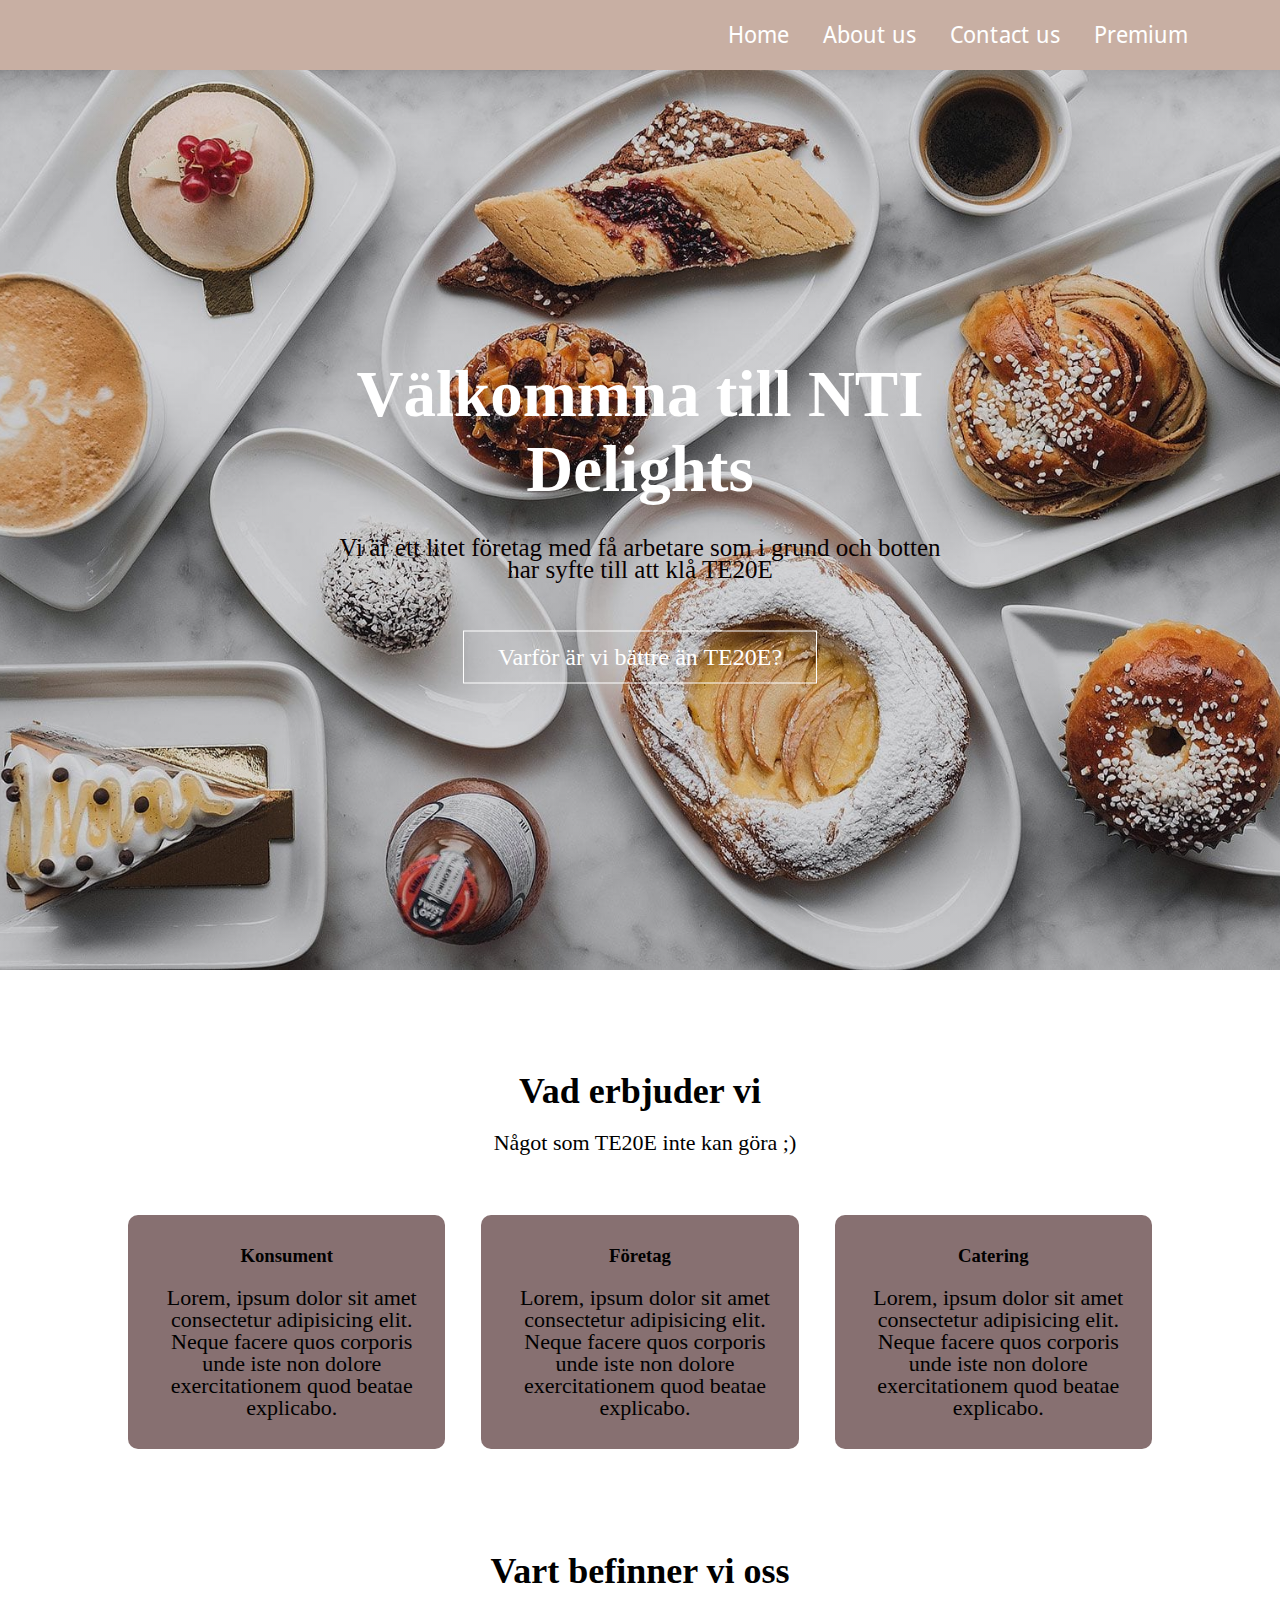
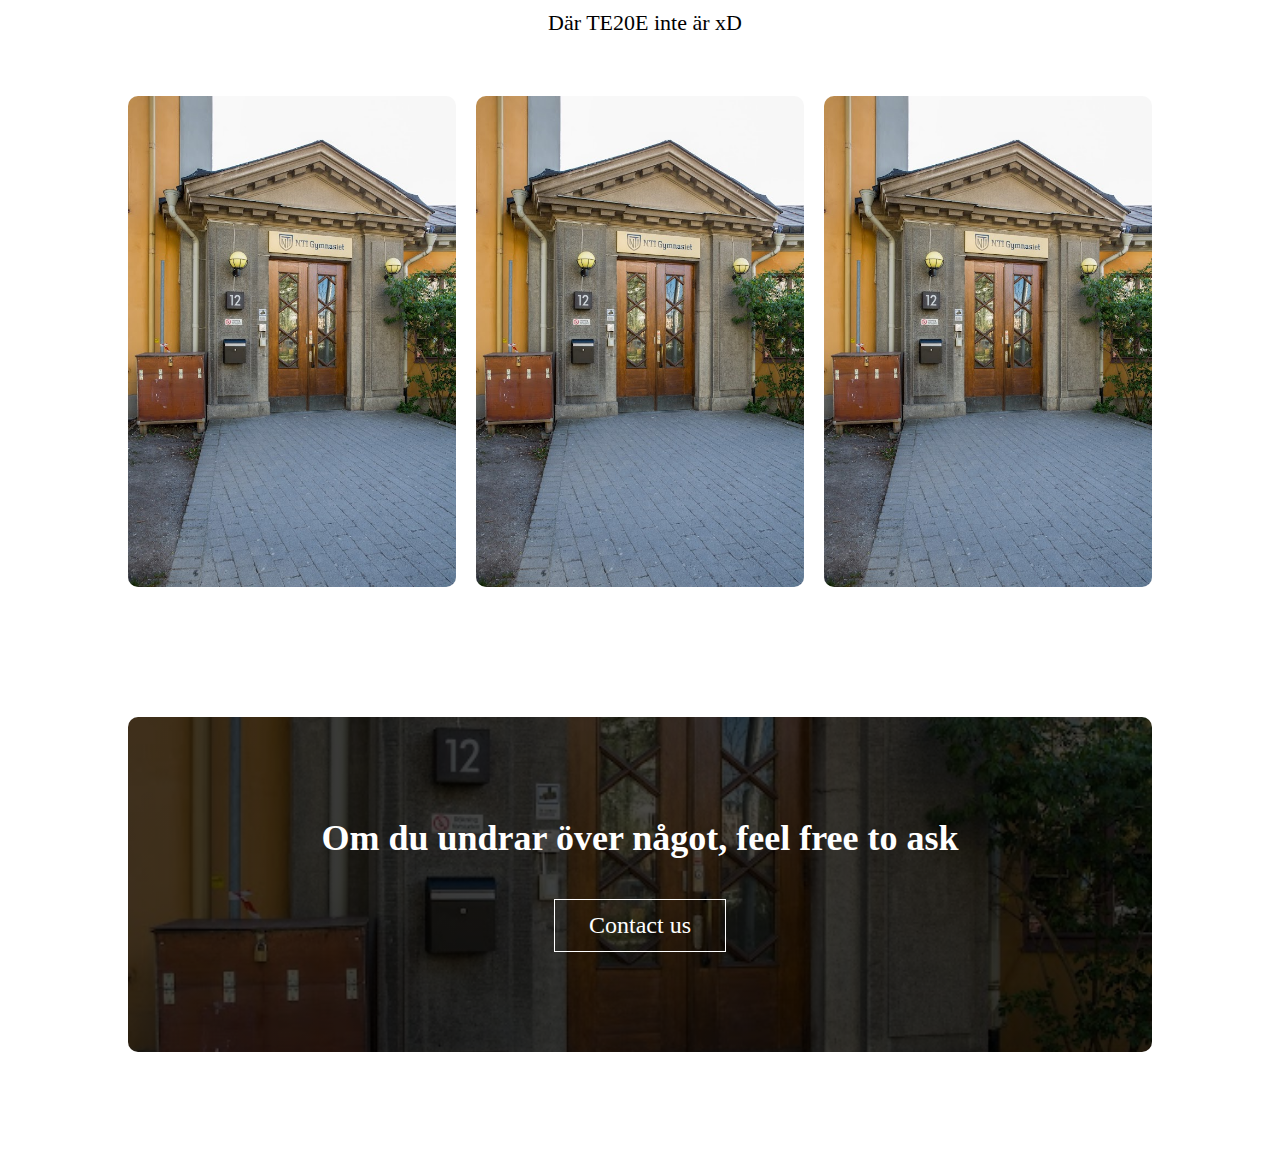
<file: Dessert-hemsida/index.html>
<!DOCTYPE html>
<html lang="en">
  <head>
    <meta charset="UTF-8" />
    <meta http-equiv="X-UA-Compatible" content="IE=edge" />
    <meta name="viewport" content="width=device-width, initial-scale=1.0" />
    <title>Document</title>
    <link rel="stylesheet" href="Style.css" />
    <link rel="preconnect" href="https://fonts.googleapis.com" />
    <link rel="preconnect" href="https://fonts.gstatic.com" crossorigin />
    <link
      href="https://fonts.googleapis.com/css2?family=Noto+Sans+Display&display=swap"
      rel="stylesheet"
    />
  </head>
  <body>
    <section class="header">
      <nav>
        <div class="nav-links">
          <ul>
            <li><a href="index.html">Home</a></li>
            <li><a href="About-us.html">About us</a></li>
            <li><a href="Contact.html">Contact us</a></li>
            <li><a href="Premium.html">Premium</a></li>
          </ul>
        </div>
      </nav>
    </section>
    <section class="information-startsida">
      <div class="text-startsida">
        <h1>Välkommna till NTI Delights</h1>
        <p>
          Vi är ett litet företag med få arbetare som i grund och botten har
          syfte till att klå TE20E
        </p>
        <a href="About-us.html" class="knapp-start"
          >Varför är vi bättre än TE20E?</a
        >
      </div>
    </section>
    <section class="erbjuder">
      <h1>Vad erbjuder vi</h1>
      <p>Något som TE20E inte kan göra ;)</p>
      <div class="rad">
        <div class="Vad-erbjuder-vi">
          <h3>Konsument</h3>
          <p>
            Lorem, ipsum dolor sit amet consectetur adipisicing elit. Neque
            facere quos corporis unde iste non dolore exercitationem quod beatae
            explicabo.
          </p>
        </div>
        <div class="Vad-erbjuder-vi">
          <h3>Företag</h3>
          <p>
            Lorem, ipsum dolor sit amet consectetur adipisicing elit. Neque
            facere quos corporis unde iste non dolore exercitationem quod beatae
            explicabo.
          </p>
        </div>
        <div class="Vad-erbjuder-vi">
          <h3>Catering</h3>
          <p>
            Lorem, ipsum dolor sit amet consectetur adipisicing elit. Neque
            facere quos corporis unde iste non dolore exercitationem quod beatae
            explicabo.
          </p>
        </div>
      </div>
    </section>
    <section class="Vart">
      <h1>Vart befinner vi oss</h1>
      <p>Där TE20E inte är xD</p>

      <div class="rad">
        <div class="Vart-befinner-vi-oss">
          <img src="Nti.jpg" />
          <div class="lager">
            <h3>Crafoord</h3>
          </div>
        </div>
        <div class="Vart-befinner-vi-oss">
          <img src="Nti.jpg" />
          <div class="lager">
            <h3>Annexet</h3>
          </div>
        </div>
        <div class="Vart-befinner-vi-oss">
          <img src="Nti.jpg" />
          <div class="lager">
            <h3>Lorem</h3>
          </div>
        </div>
      </div>
    </section>

    <section class="Undrar">
      <h1>Om du undrar över något, feel free to ask</h1>
      <a href="Contact.html" class="knapp-start">Contact us</a>
    </section>
  </body>
</html>
</file>
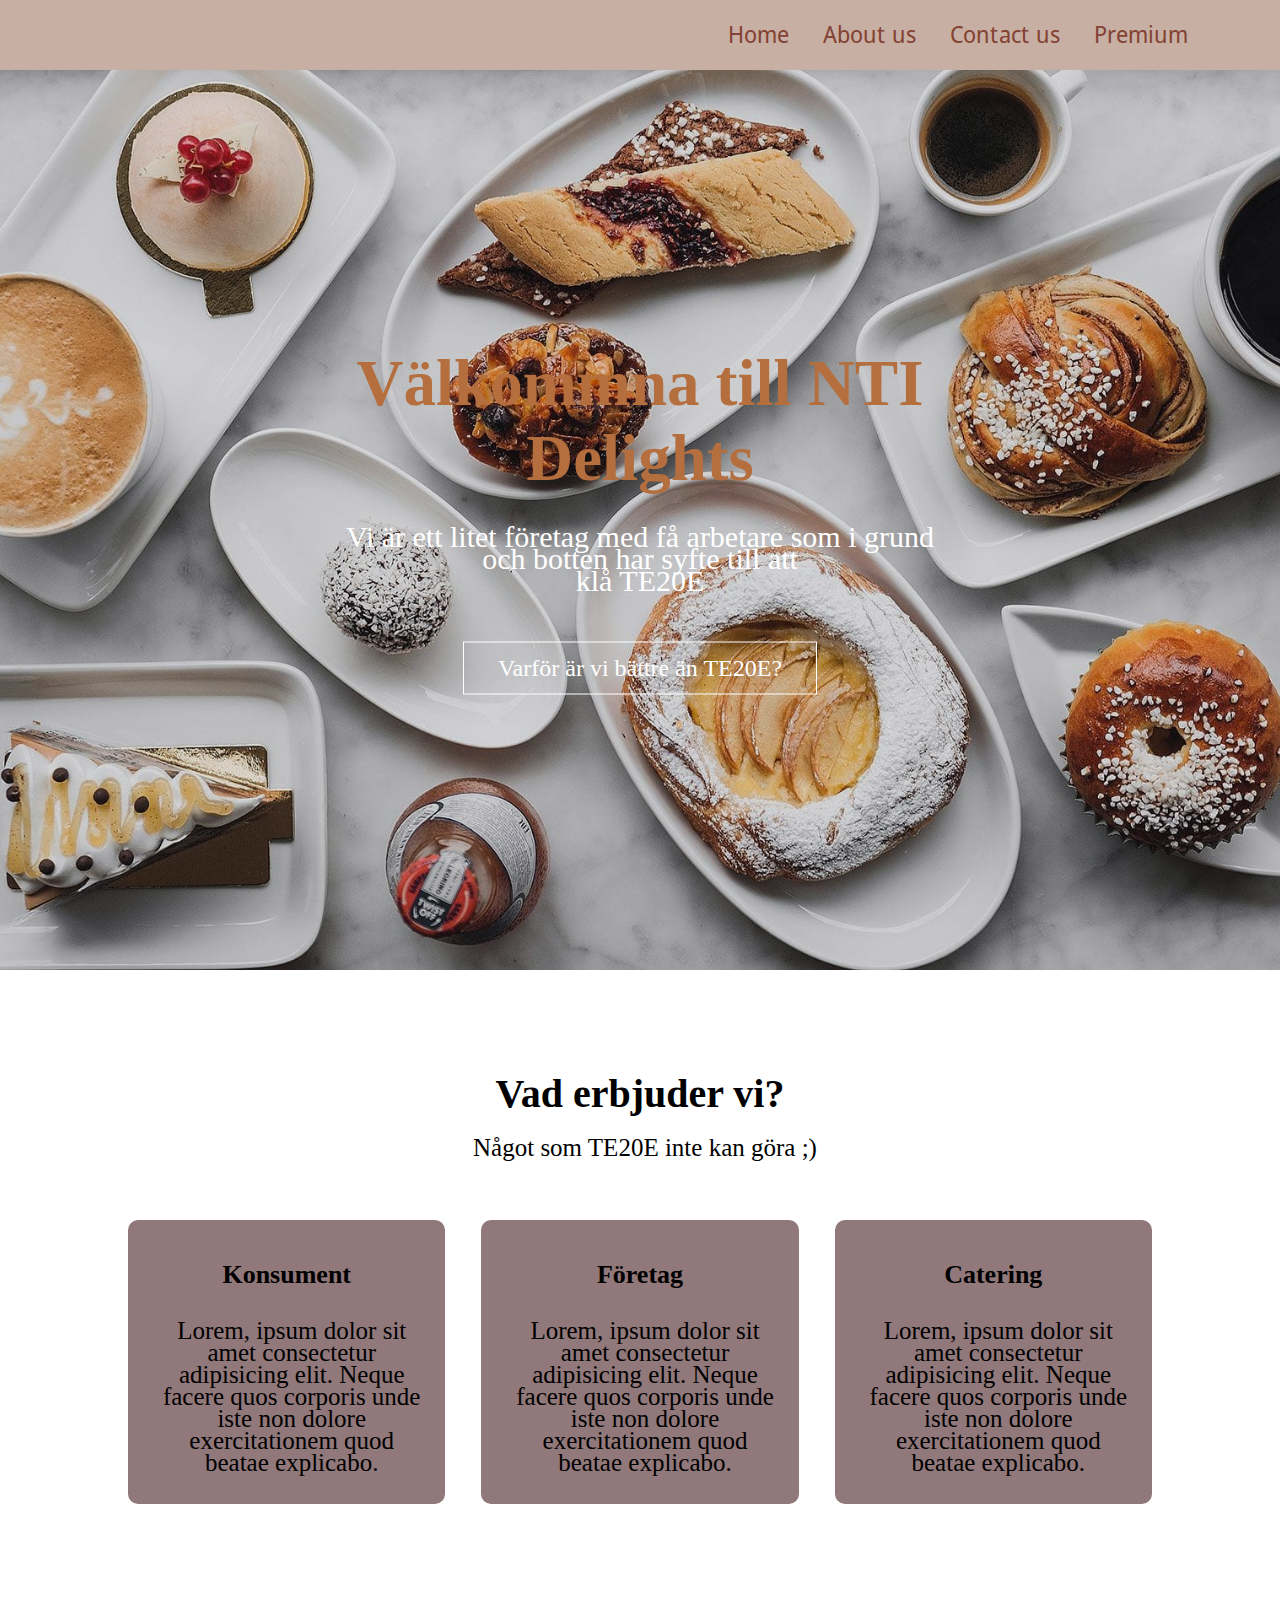
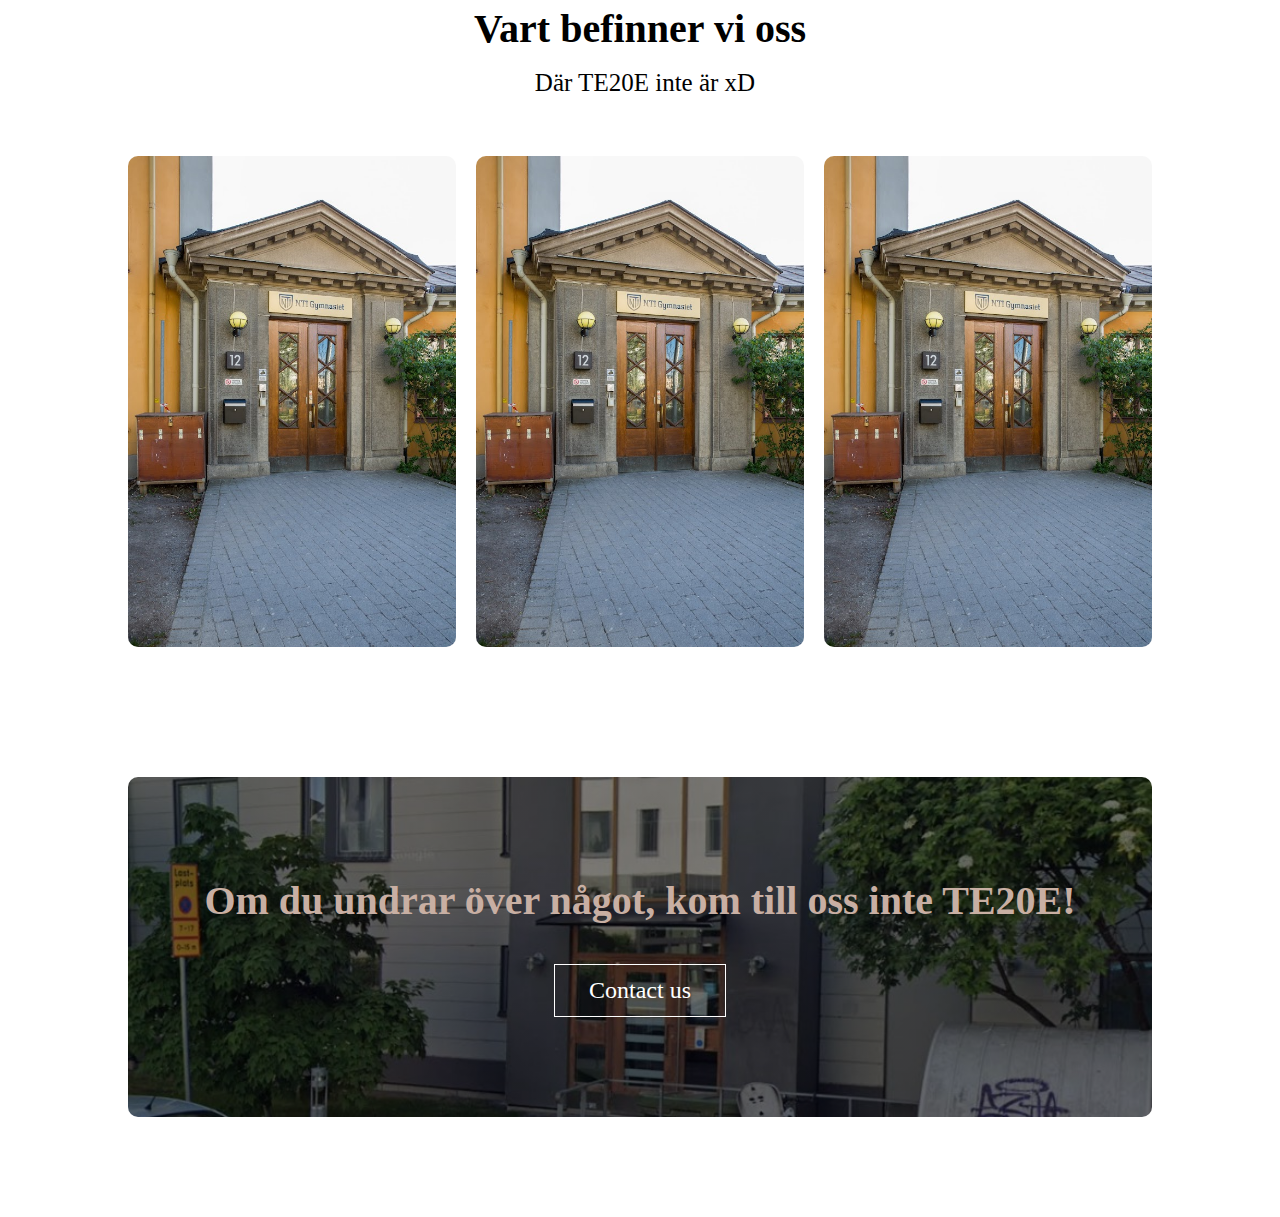
<file: Docs/index.html>
<!DOCTYPE html>
<html lang="en">
  <head>
    <meta charset="UTF-8" />
    <meta http-equiv="X-UA-Compatible" content="IE=edge" />
    <meta name="viewport" content="width=device-width, initial-scale=1.0" />
    <title>Document</title>
    <link rel="stylesheet" href="Style.css" />
    <link rel="preconnect" href="https://fonts.googleapis.com" />
    <link rel="preconnect" href="https://fonts.gstatic.com" crossorigin />
    <link
      href="https://fonts.googleapis.com/css2?family=Noto+Sans+Display&display=swap"
      rel="stylesheet"
    />
  </head>
  <body>
    <section class="header">
      <nav>
        <div class="nav-links">
          <ul>
            <li><a href="index.html">Home</a></li>
            <li><a href="About-us.html">About us</a></li>
            <li><a href="Contact.html">Contact us</a></li>
            <li><a href="Premium.html">Premium</a></li>
          </ul>
        </div>
      </nav>
    </section>
    <section class="information-startsida">
      <div class="text-startsida">
        <h1>Välkommna till NTI Delights</h1>
        <p>
          Vi är ett litet företag med få arbetare som i grund och botten har
          syfte till att <br />
          klå TE20E
        </p>
        <a href="About-us.html" class="knapp-start"
          >Varför är vi bättre än TE20E?</a
        >
      </div>
    </section>
    <section class="erbjuder">
      <h1>Vad erbjuder vi?</h1>
      <p>Något som TE20E inte kan göra ;)</p>
      <div class="rad">
        <div class="Vad-erbjuder-vi">
          <h3>Konsument</h3>
          <p>
            Lorem, ipsum dolor sit amet consectetur adipisicing elit. Neque
            facere quos corporis unde iste non dolore exercitationem quod beatae
            explicabo.
          </p>
        </div>
        <div class="Vad-erbjuder-vi">
          <h3>Företag</h3>
          <p>
            Lorem, ipsum dolor sit amet consectetur adipisicing elit. Neque
            facere quos corporis unde iste non dolore exercitationem quod beatae
            explicabo.
          </p>
        </div>
        <div class="Vad-erbjuder-vi">
          <h3>Catering</h3>
          <p>
            Lorem, ipsum dolor sit amet consectetur adipisicing elit. Neque
            facere quos corporis unde iste non dolore exercitationem quod beatae
            explicabo.
          </p>
        </div>
      </div>
    </section>
    <section class="Vart">
      <h1>Vart befinner vi oss</h1>
      <p>Där TE20E inte är xD</p>

      <div class="rad">
        <div class="Vart-befinner-vi-oss">
          <img src="Nti.jpg" />
          <div class="lager">
            <h3>Crafoord</h3>
          </div>
        </div>
        <div class="Vart-befinner-vi-oss">
          <img src="Nti.jpg" />
          <div class="lager">
            <h3>Annexet</h3>
          </div>
        </div>
        <div class="Vart-befinner-vi-oss">
          <img src="Nti.jpg" />
          <div class="lager">
            <h3>Lorem</h3>
          </div>
        </div>
      </div>
    </section>

    <section class="Undrar">
      <h1>Om du undrar över något, kom till oss inte TE20E!</h1>
      <a href="Contact.html" class="knapp-start">Contact us</a>
    </section>
  </body>
</html>
</file>
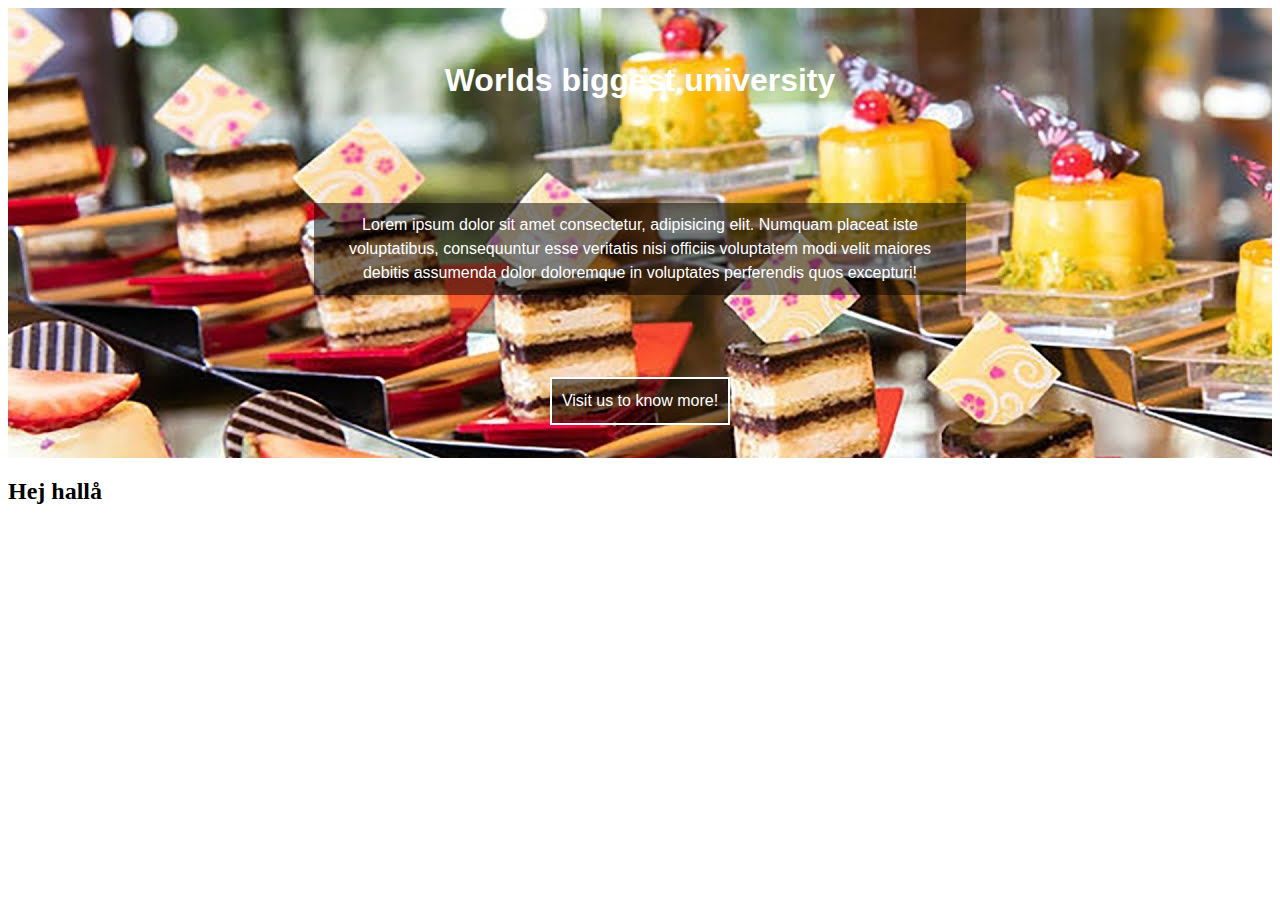
<file: demo.html>
<!DOCTYPE html>
<html lang="en">
  <head>
    <meta charset="UTF-8" />
    <meta http-equiv="X-UA-Compatible" content="IE=edge" />
    <meta name="viewport" content="width=device-width, initial-scale=1.0" />
    <title>Document</title>
    <link rel="stylesheet" href="demo.css" />
  </head>
  <body>
    <section class="landing-section">
      <h1>Worlds biggest university</h1>
      <p>
        Lorem ipsum dolor sit amet consectetur, adipisicing elit. Numquam
        placeat iste voluptatibus, consequuntur esse veritatis nisi officiis
        voluptatem modi velit maiores debitis assumenda dolor doloremque in
        voluptates perferendis quos excepturi!
      </p>
      <a href="more.html" class="hollow-btn">Visit us to know more!</a>
    </section>
    <section>
      <h2>Hej hallå</h2>
    </section>
  </body>
</html>
</file>
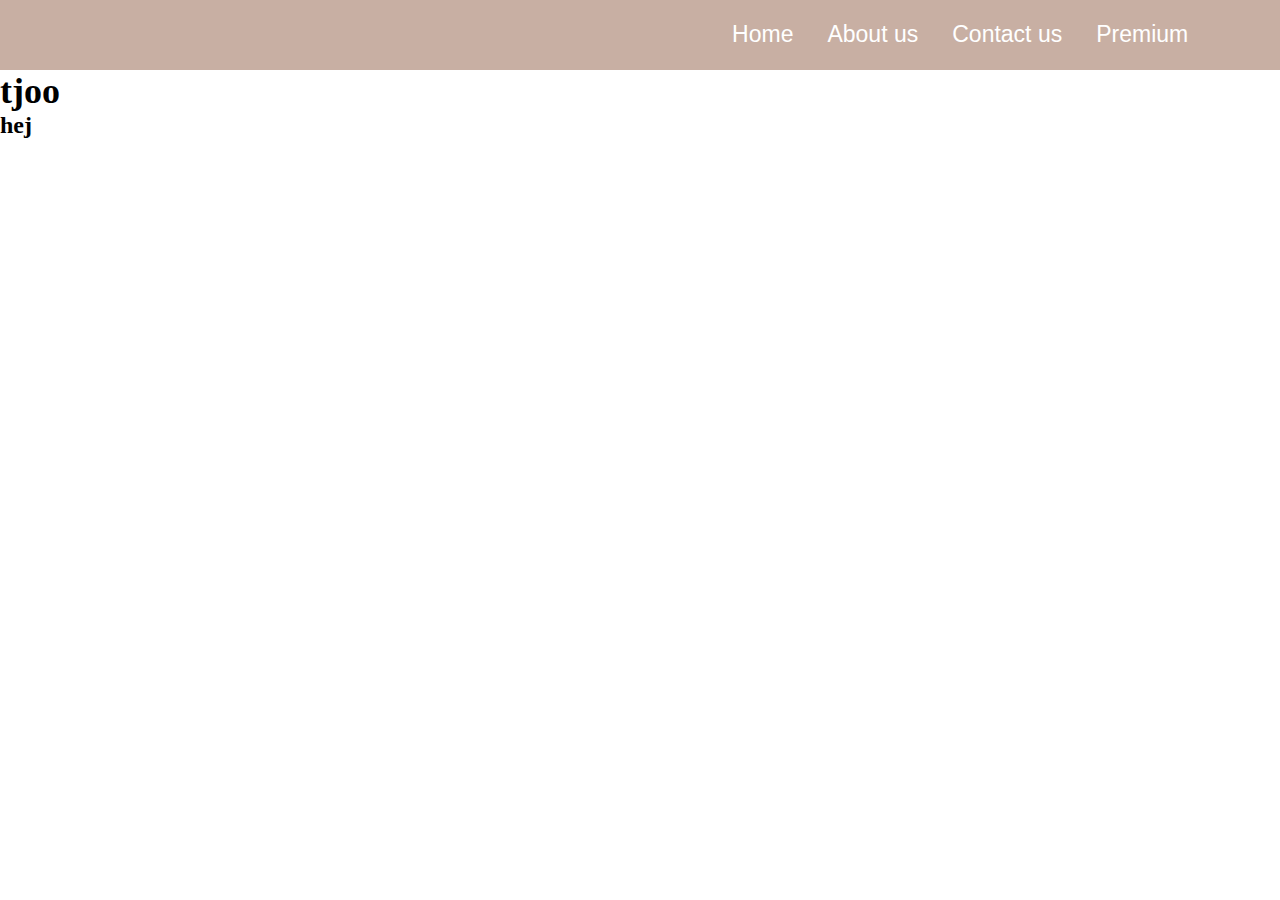
<file: Dessert-hemsida/Contact.html>
<!DOCTYPE html>
<html lang="en">
  <head>
    <meta charset="UTF-8" />
    <meta http-equiv="X-UA-Compatible" content="IE=edge" />
    <meta name="viewport" content="width=device-width, initial-scale=1.0" />
    <title>Document</title>
    <link rel="stylesheet" href="Style.css" />
  </head>
  <body>
    <section class="header">
      <div class="hej"></div>
      <nav>
        <div class="nav-links">
          <ul>
            <li><a href="index.html">Home</a></li>
            <li><a href="About-us.html">About us</a></li>
            <li><a href="Contact.html">Contact us</a></li>
            <li><a href="Premium.html">Premium</a></li>
          </ul>
        </div>
      </nav>
    </section>
    <h1>tjoo</h1>
    <h2>hej</h2>
  </body>
</html>
</file>
<file: Dessert-hemsida/Style.css>
* {
  padding: 0%;
  margin: 0%;
}

p {
  margin-top: 10px;
  margin-left: 10px;
}

.header {
  background-color: #c8afa3;
  height: 70px;
  display: flex;
  flex-flow: row;
  justify-content: space-between;
  justify-content: right;
}
body {
  margin: 0%;
}

nav {
  display: flex;
  padding: 2% 6%;
  justify-content: space-between;
  align-items: center;
}
.nav-links {
  flex: 1;
  text-align: right;
}
.nav-links ul li {
  list-style: none;
  display: inline-block;
  padding: 8px 15px;
  position: relative;
}
.nav-links ul li a {
  color: #fff;
  text-decoration: none;
  font-size: 23px;
  font-family: "Noto Sans Display", sans-serif;
}
.nav-links ul li ::after {
  content: "";
  width: 0%;
  height: 2px;
  background: #3c1e19;
  display: block;
  margin: auto;
  transition: 0.5s;
}
.nav-links ul li :hover::after {
  width: 100%;
}
@media (max-width: 700px) {
  .information-startsida h1 {
    font-size: 30px;
  }
  .nav-links ul li {
    display: block;
  }
  .nav-links {
    position: absolute;
    background: #3c1e19;
    height: 100vh;
    width: 200px;
    top: 0;
    right: 0;
    text-align: left;
    z-index: 2;
  }
}
.information-startsida {
  min-height: 100vh;
  width: 100%;
  background-image: linear-gradient(
      rgba(4, 9, 30, 0.123),
      rgba(4, 9, 30, 0.123)
    ),
    url(bakgrund.jpg);
  background-position: center;
  background-size: cover;
  position: relative;
}

.text-startsida {
  width: 90%;
  color: white;
  position: absolute;
  top: 50%;
  left: 50%;
  transform: translate(-50%, -50%);
  text-align: center;
}

.text-startsida {
  font-family: "Times New Roman", Times, serif;
  font-size: 24px;
  text-align: left;
  width: 50%;
  text-align: center;
}
.text-startsida h1 {
  font-size: 65px;
  font-family: "Times New Roman", Times, serif;
}
.text-startsida p {
  margin: 20px 0 40px;
  font-size: 25px;
  color: rgb(8, 0, 0);
}

.knapp-start {
  display: inline-block;
  text-decoration: none;
  color: white;
  border: 1px solid white;
  padding: 12px 34px;
  font-size: 24px;
  background: transparent;
  position: relative;
  cursor: pointer;
}

.knapp-start:hover {
  border: 1px solid #b56e3d;
  background: #b65e3d;
  transition: 1s;
}

.rad {
  margin-top: 5%;
  display: flex;
  justify-content: space-between;
}
.Vad-erbjuder-vi {
  flex-basis: 31%;
  background: #877071;
  border-radius: 10px;
  margin-bottom: 5%;
  padding: 20px 12px;
  box-sizing: border-box;
}

.erbjuder {
  width: 80%;
  margin: auto;
  text-align: center;
  padding-top: 100px;
}
h1 {
  font-size: 36px;
  font-weight: 600;
}
p {
  color: black;
  font-size: 22px;
  font-weight: 300;
  line-height: 22px;
  padding: 10px;
}

h3 {
  text-align: center;
  font-weight: 600;
  margin: 10px 0;
}
.Vad-erbjuder-vi:hover {
  box-shadow: 0 0 40px 0px rgba(0, 0, 0, 0.5);
}

@media (max-width: 700px) {
  .rad {
    flex-direction: column;
  }
}

.Vart {
  width: 80%;
  margin: auto;
  text-align: center;
  padding-top: 50px;
}
.Vart-befinner-vi-oss {
  flex-basis: 32%;
  border-radius: 10px;
  margin-bottom: 30px;
  position: relative;
  overflow: hidden;
}
.Vart-befinner-vi-oss img {
  width: 100%;
  display: block;
}
.lager {
  background: transparent;
  height: 100%;
  width: 100%;
  position: absolute;
  top: 0;
  left: 0;
  transition: 0.5s;
}
.lager:hover {
  background: rgba(226, 0, 0, 0.7);
}
.lager h3 {
  width: 100%;
  font-weight: 500;
  color: white;
  font-size: 30px;
  bottom: 0;
  left: 50%;
  transform: translateX(-50%);
  position: absolute;
  opacity: 0;
  transition: 0.5s;
}
.lager:hover h3 {
  bottom: 49%;
  opacity: 1;
}

.Undrar {
  margin: 100px auto;
  width: 80%;
  background-image: linear-gradient(rgba(0, 0, 0, 0.7), rgba(0, 0, 0, 0.7)),
    url(Nti.jpg);
  background-position: center;
  background-size: cover;
  border-radius: 10px;
  text-align: center;
  padding: 100px 0;
}
.Undrar h1 {
  color: white;
  margin-bottom: 40px;
  padding: 0;
}
</file>
<file: Docs/Style.css>
* {
  padding: 0%;
  margin: 0%;
}

p {
  margin-top: 10px;
  margin-left: 10px;
}

.header {
  background-color: #c8afa3;
  height: 70px;
  display: flex;
  flex-flow: row;
  justify-content: space-between;
  justify-content: right;
}
body {
  margin: 0%;
}

nav {
  display: flex;
  padding: 2% 6%;
  justify-content: space-between;
  align-items: center;
}
.nav-links {
  flex: 1;
  text-align: right;
}
.nav-links ul li {
  list-style: none;
  display: inline-block;
  padding: 8px 15px;
  position: relative;
}
.nav-links ul li a {
  color: #834233;
  text-decoration: none;
  font-size: 23px;
  font-family: "Noto Sans Display", sans-serif;
}
.nav-links ul li ::after {
  content: "";
  width: 0%;
  height: 3px;
  background: #3c1e19;
  display: block;
  margin: auto;
  transition: 0.5s;
}
.nav-links ul li :hover::after {
  width: 100%;
}
@media (max-width: 700px) {
  .information-startsida h1 {
    font-size: 30px;
  }
  .nav-links ul li {
    display: block;
  }
  .nav-links {
    position: absolute;
    background: #3c1e19;
    height: 100vh;
    width: 200px;
    top: 0;
    right: 0;
    text-align: left;
    z-index: 2;
  }
}
.information-startsida {
  min-height: 100vh;
  width: 100%;
  background-image: linear-gradient(
      rgba(4, 9, 30, 0.123),
      rgba(4, 9, 30, 0.123)
    ),
    url(bakgrund.jpg);
  background-position: center;
  background-size: cover;
  position: relative;
}

.text-startsida {
  width: 90%;
  color: #b56e3d;
  position: absolute;
  top: 50%;
  left: 50%;
  transform: translate(-50%, -50%);
  text-align: center;
}

.text-startsida {
  font-family: "Times New Roman", Times, serif;
  font-size: 24px;
  text-align: left;
  width: 50%;
  text-align: center;
}
.text-startsida h1 {
  font-size: 65px;
  font-family: "Times New Roman", Times, serif;
}
.text-startsida p {
  margin: 20px 0 40px;
  font-size: 30px;
  color: white;
}

.knapp-start {
  display: inline-block;
  text-decoration: none;
  color: white;
  border: 1px solid white;
  padding: 12px 34px;
  font-size: 24px;
  background: transparent;
  position: relative;
  cursor: pointer;
}

.knapp-start:hover {
  border: 1px solid #b56e3d;
  background: #b65e3d;
  transition: 1s;
}

.rad {
  margin-top: 5%;
  display: flex;
  justify-content: space-between;
}
.Vad-erbjuder-vi {
  flex-basis: 31%;
  background: #91787a;
  border-radius: 10px;
  margin-bottom: 5%;
  padding: 20px 12px;
  box-sizing: border-box;
}

.erbjuder {
  width: 80%;
  margin: auto;
  text-align: center;
  padding-top: 100px;
}
h1 {
  font-size: 40px;
  font-weight: 600;
}
p {
  color: black;
  font-size: 25px;
  font-weight: 300;
  line-height: 22px;
  padding: 10px;
}

h3 {
  font-size: 26px;
  text-align: center;
  font-weight: 600;
  margin: 20px 0;
}
.Vad-erbjuder-vi:hover {
  box-shadow: 0 0 40px 0px rgba(0, 0, 0, 0.5);
}

@media (max-width: 700px) {
  .rad {
    flex-direction: column;
  }
}

.Vart {
  width: 80%;
  margin: auto;
  text-align: center;
  padding-top: 50px;
}
.Vart-befinner-vi-oss {
  flex-basis: 32%;
  border-radius: 10px;
  margin-bottom: 30px;
  position: relative;
  overflow: hidden;
}
.Vart-befinner-vi-oss img {
  width: 100%;
  display: block;
}
.lager {
  background: transparent;
  height: 100%;
  width: 100%;
  position: absolute;
  top: 0;
  left: 0;
  transition: 0.5s;
}
.lager:hover {
  background: rgba(226, 0, 0, 0.7);
}
.lager h3 {
  width: 100%;
  font-weight: 500;
  color: white;
  font-size: 30px;
  bottom: 0;
  left: 50%;
  transform: translateX(-50%);
  position: absolute;
  opacity: 0;
  transition: 0.5s;
}
.lager:hover h3 {
  bottom: 49%;
  opacity: 1;
}

.Undrar {
  margin: 100px auto;
  width: 80%;
  background-image: linear-gradient(rgba(0, 0, 0, 0.425), rgba(0, 0, 0, 0.425)),
    url(jan\ hus.jpg);
  background-position: center;
  background-size: cover;
  border-radius: 10px;
  text-align: center;
  padding: 100px 0;
}
.Undrar h1 {
  color: #c8afa3;
  margin-bottom: 40px;
  padding: 0;
}
</file>
<file: demo.css>
.landing-section {
  height: 50vh;
  display: grid;
  place-items: center;
  background-image: url("./Dessert-hemsida/företag.jpg");
  color: white;
  font-family: Arial, Helvetica, sans-serif;
}

.landing-section p {
  width: 50%;
  text-align: center;
  background-color: rgba(0, 0, 0, 0.5);
  padding: 10px;
  line-height: 1.5;
}

.landing-section a {
  color: white;
  background-color: rgba(0, 0, 0, 0.5);
  padding: 10px;
  line-height: 1.5;
  text-decoration: none;
  border: 2px white solid;
}
</file>
